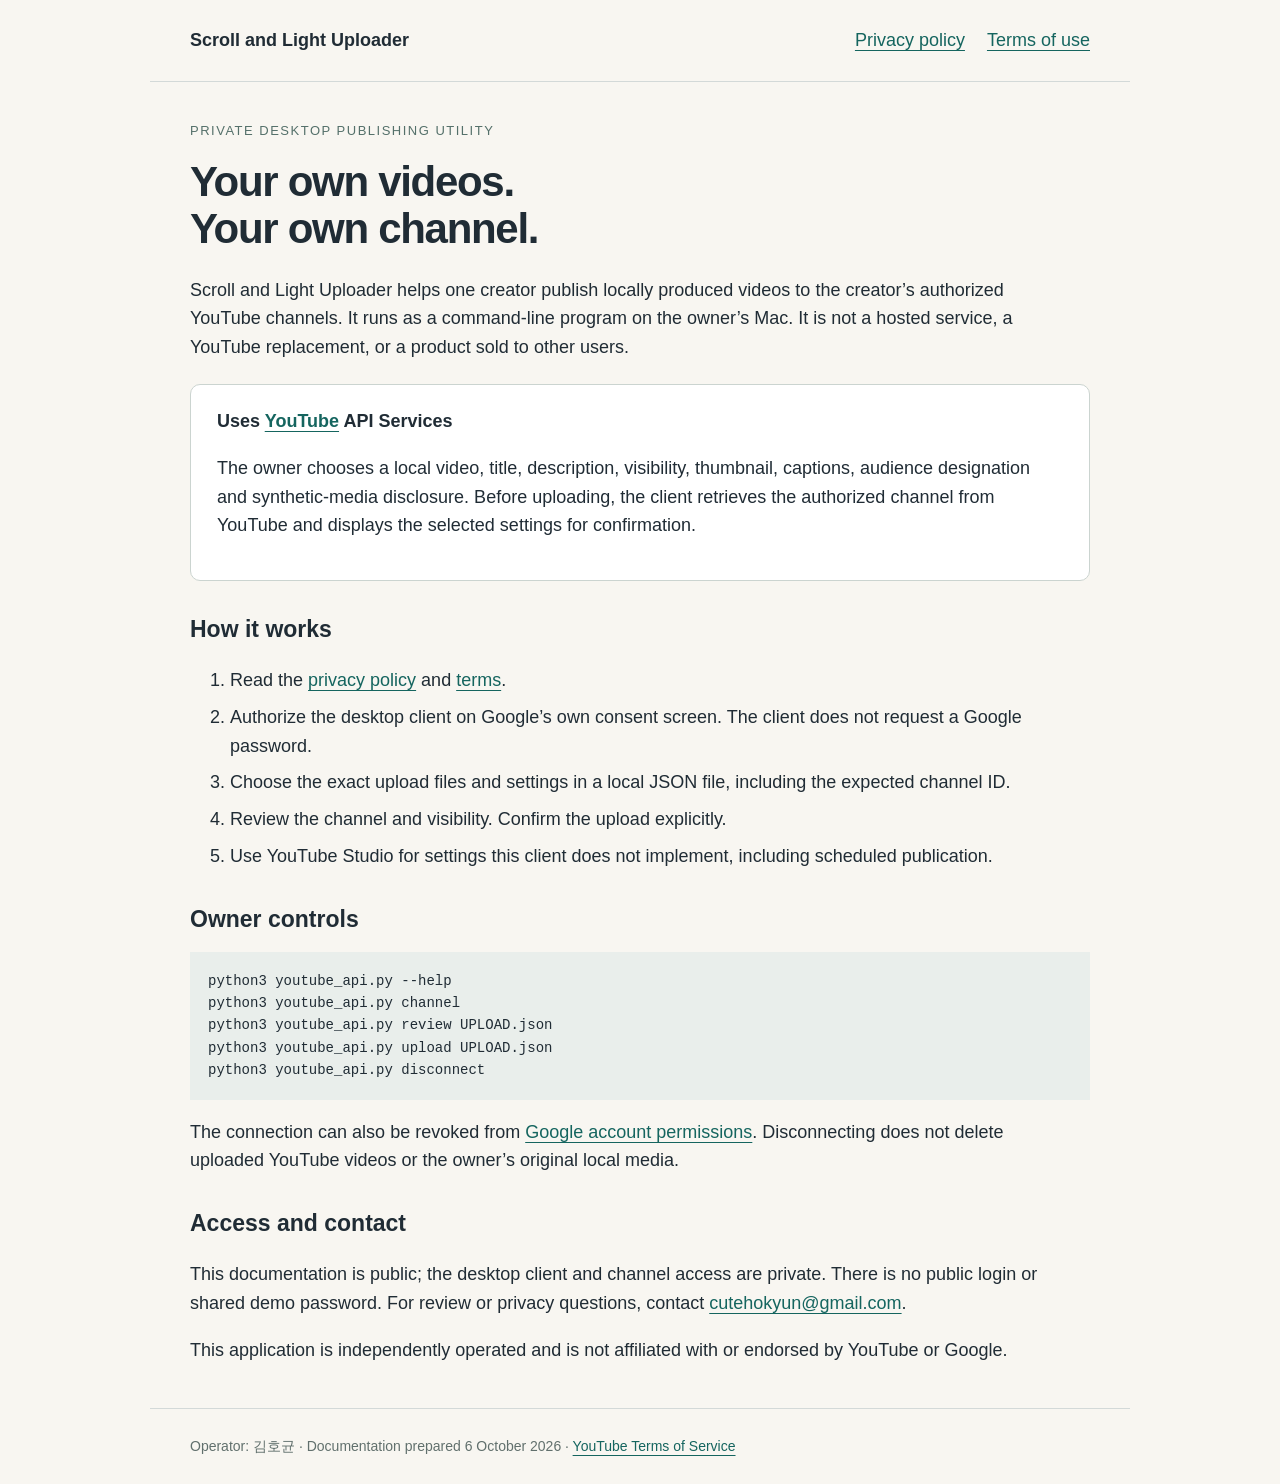
<file: index.html>
<!doctype html><html lang="en"><meta charset="utf-8"><meta name="viewport" content="width=device-width,initial-scale=1"><title>Scroll and Light Uploader</title><link rel="stylesheet" href="style.css"><header><strong>Scroll and Light Uploader</strong><nav><a href="privacy.html">Privacy policy</a><a href="terms.html">Terms of use</a></nav></header><main><p class="label">Private desktop publishing utility</p><h1>Your own videos.<br>Your own channel.</h1><p>Scroll and Light Uploader helps one creator publish locally produced videos to the creator’s authorized YouTube channels. It runs as a command-line program on the owner’s Mac. It is not a hosted service, a YouTube replacement, or a product sold to other users.</p><div class="card"><strong>Uses <a href="https://www.youtube.com/">YouTube</a> API Services</strong><p>The owner chooses a local video, title, description, visibility, thumbnail, captions, audience designation and synthetic-media disclosure. Before uploading, the client retrieves the authorized channel from YouTube and displays the selected settings for confirmation.</p></div><h2>How it works</h2><ol><li>Read the <a href="privacy.html">privacy policy</a> and <a href="terms.html">terms</a>.</li><li>Authorize the desktop client on Google’s own consent screen. The client does not request a Google password.</li><li>Choose the exact upload files and settings in a local JSON file, including the expected channel ID.</li><li>Review the channel and visibility. Confirm the upload explicitly.</li><li>Use YouTube Studio for settings this client does not implement, including scheduled publication.</li></ol><h2>Owner controls</h2><pre>python3 youtube_api.py --help
python3 youtube_api.py channel
python3 youtube_api.py review UPLOAD.json
python3 youtube_api.py upload UPLOAD.json
python3 youtube_api.py disconnect</pre><p>The connection can also be revoked from <a href="https://security.google.com/settings/security/permissions">Google account permissions</a>. Disconnecting does not delete uploaded YouTube videos or the owner’s original local media.</p><h2>Access and contact</h2><p>This documentation is public; the desktop client and channel access are private. There is no public login or shared demo password. For review or privacy questions, contact <a href="mailto:cutehokyun@gmail.com">cutehokyun@gmail.com</a>.</p><p>This application is independently operated and is not affiliated with or endorsed by YouTube or Google.</p></main><footer>Operator: 김호균 · Documentation prepared 6 October 2026 · <a href="https://www.youtube.com/t/terms">YouTube Terms of Service</a></footer></html>
</file>
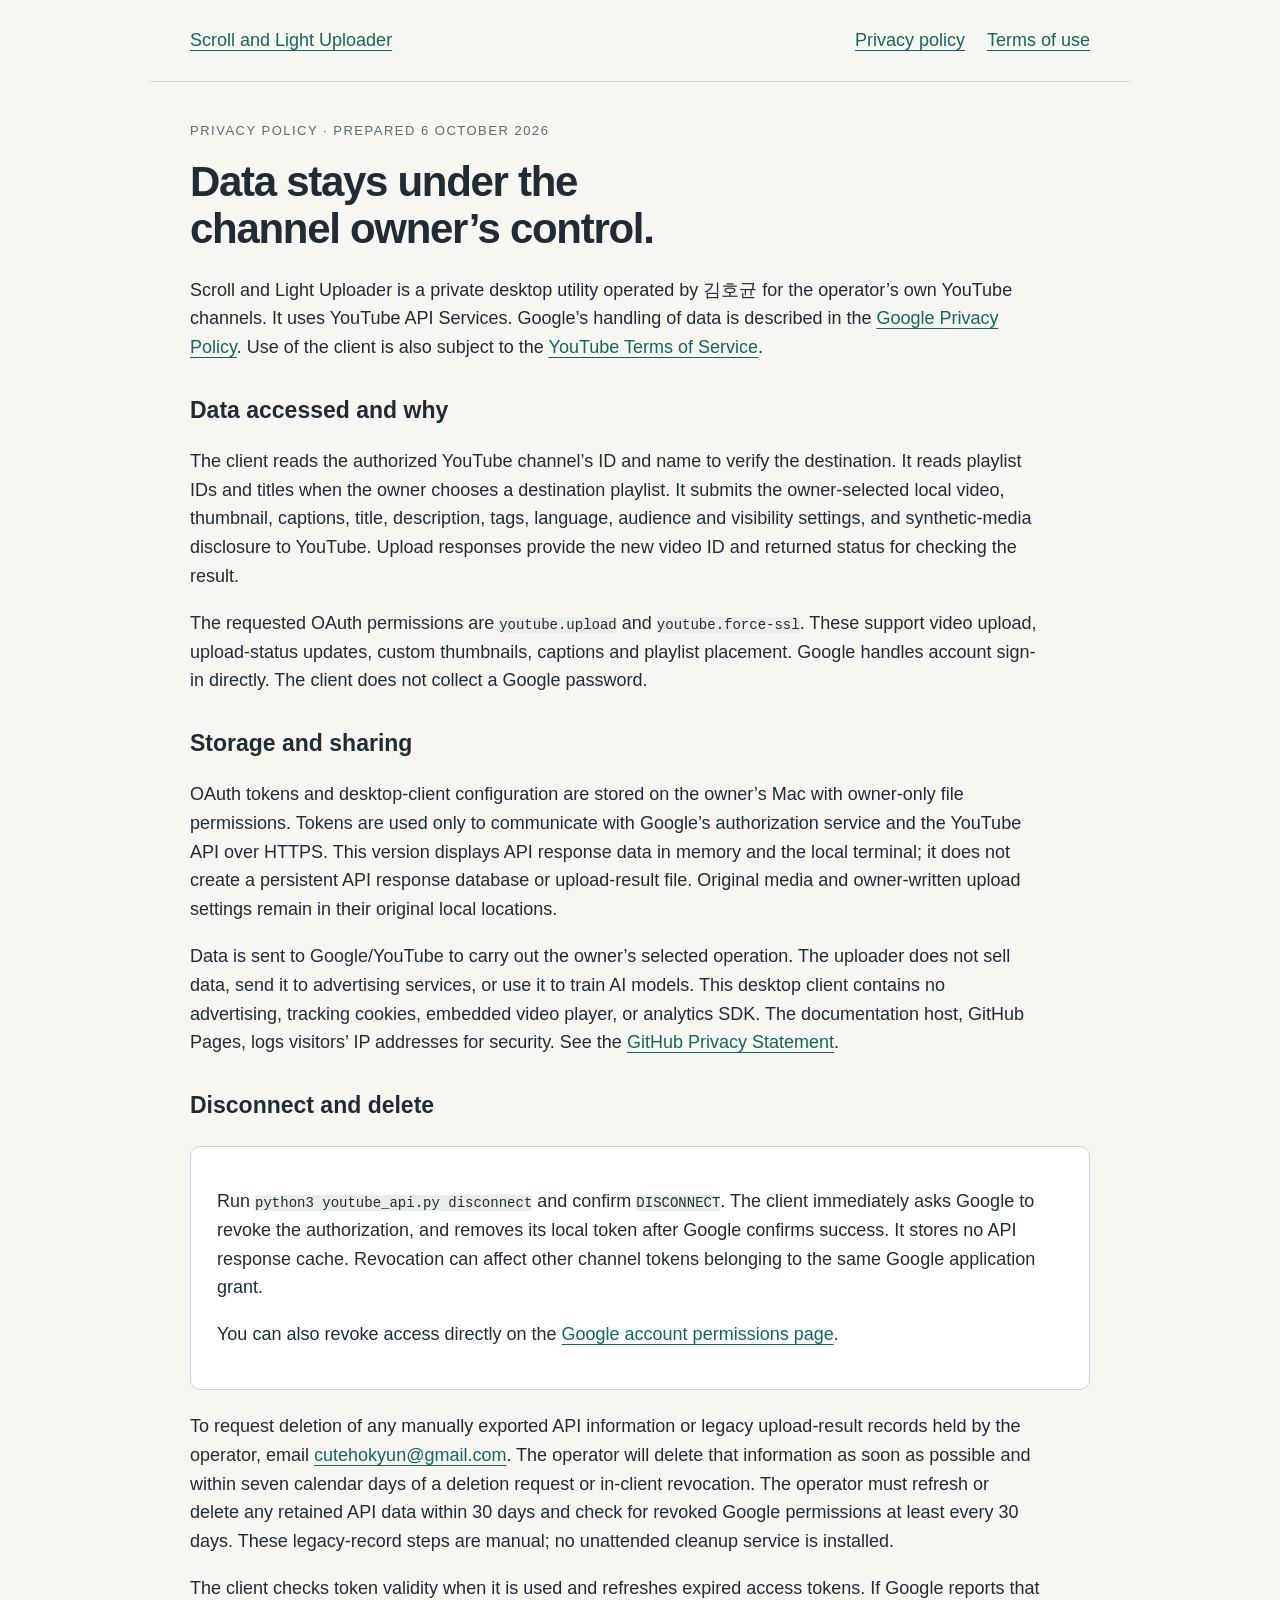
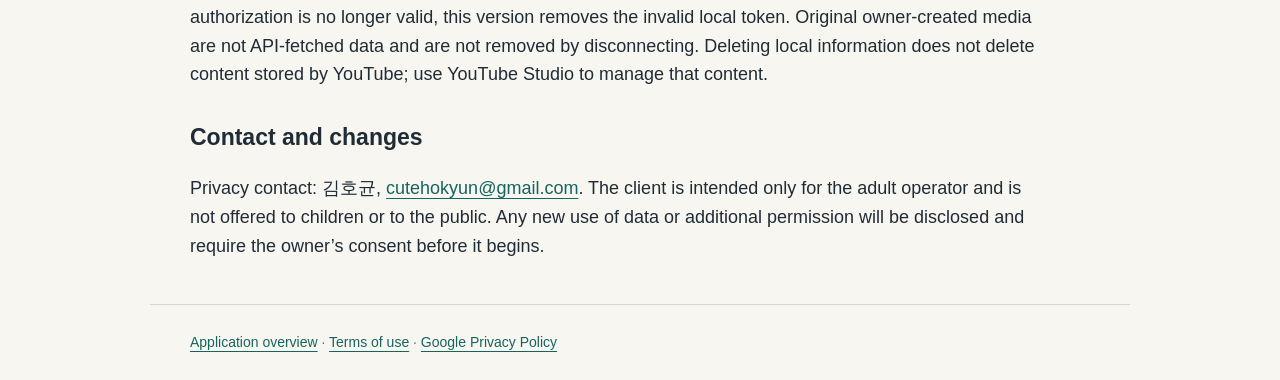
<file: privacy.html>
<!doctype html><html lang="en"><meta charset="utf-8"><meta name="viewport" content="width=device-width,initial-scale=1"><title>Privacy policy · Scroll and Light Uploader</title><link rel="stylesheet" href="style.css"><header><a href="index.html">Scroll and Light Uploader</a><nav><a href="privacy.html" aria-current="page">Privacy policy</a><a href="terms.html">Terms of use</a></nav></header><main><p class="label">Privacy policy · prepared 6 October 2026</p><h1>Data stays under the<br>channel owner’s control.</h1><p>Scroll and Light Uploader is a private desktop utility operated by 김호균 for the operator’s own YouTube channels. It uses YouTube API Services. Google’s handling of data is described in the <a href="https://policies.google.com/privacy">Google Privacy Policy</a>. Use of the client is also subject to the <a href="https://www.youtube.com/t/terms">YouTube Terms of Service</a>.</p><h2>Data accessed and why</h2><p>The client reads the authorized YouTube channel’s ID and name to verify the destination. It reads playlist IDs and titles when the owner chooses a destination playlist. It submits the owner-selected local video, thumbnail, captions, title, description, tags, language, audience and visibility settings, and synthetic-media disclosure to YouTube. Upload responses provide the new video ID and returned status for checking the result.</p><p>The requested OAuth permissions are <code>youtube.upload</code> and <code>youtube.force-ssl</code>. These support video upload, upload-status updates, custom thumbnails, captions and playlist placement. Google handles account sign-in directly. The client does not collect a Google password.</p><h2>Storage and sharing</h2><p>OAuth tokens and desktop-client configuration are stored on the owner’s Mac with owner-only file permissions. Tokens are used only to communicate with Google’s authorization service and the YouTube API over HTTPS. This version displays API response data in memory and the local terminal; it does not create a persistent API response database or upload-result file. Original media and owner-written upload settings remain in their original local locations.</p><p>Data is sent to Google/YouTube to carry out the owner’s selected operation. The uploader does not sell data, send it to advertising services, or use it to train AI models. This desktop client contains no advertising, tracking cookies, embedded video player, or analytics SDK. The documentation host, GitHub Pages, logs visitors’ IP addresses for security. See the <a href="https://docs.github.com/en/site-policy/privacy-policies/github-general-privacy-statement">GitHub Privacy Statement</a>.</p><h2>Disconnect and delete</h2><div class="card"><p>Run <code>python3 youtube_api.py disconnect</code> and confirm <code>DISCONNECT</code>. The client immediately asks Google to revoke the authorization, and removes its local token after Google confirms success. It stores no API response cache. Revocation can affect other channel tokens belonging to the same Google application grant.</p><p>You can also revoke access directly on the <a href="https://security.google.com/settings/security/permissions">Google account permissions page</a>.</p></div><p>To request deletion of any manually exported API information or legacy upload-result records held by the operator, email <a href="mailto:cutehokyun@gmail.com">cutehokyun@gmail.com</a>. The operator will delete that information as soon as possible and within seven calendar days of a deletion request or in-client revocation. The operator must refresh or delete any retained API data within 30 days and check for revoked Google permissions at least every 30 days. These legacy-record steps are manual; no unattended cleanup service is installed.</p><p>The client checks token validity when it is used and refreshes expired access tokens. If Google reports that authorization is no longer valid, this version removes the invalid local token. Original owner-created media are not API-fetched data and are not removed by disconnecting. Deleting local information does not delete content stored by YouTube; use YouTube Studio to manage that content.</p><h2>Contact and changes</h2><p>Privacy contact: 김호균, <a href="mailto:cutehokyun@gmail.com">cutehokyun@gmail.com</a>. The client is intended only for the adult operator and is not offered to children or to the public. Any new use of data or additional permission will be disclosed and require the owner’s consent before it begins.</p></main><footer><a href="index.html">Application overview</a> · <a href="terms.html">Terms of use</a> · <a href="https://policies.google.com/privacy">Google Privacy Policy</a></footer></html>
</file>
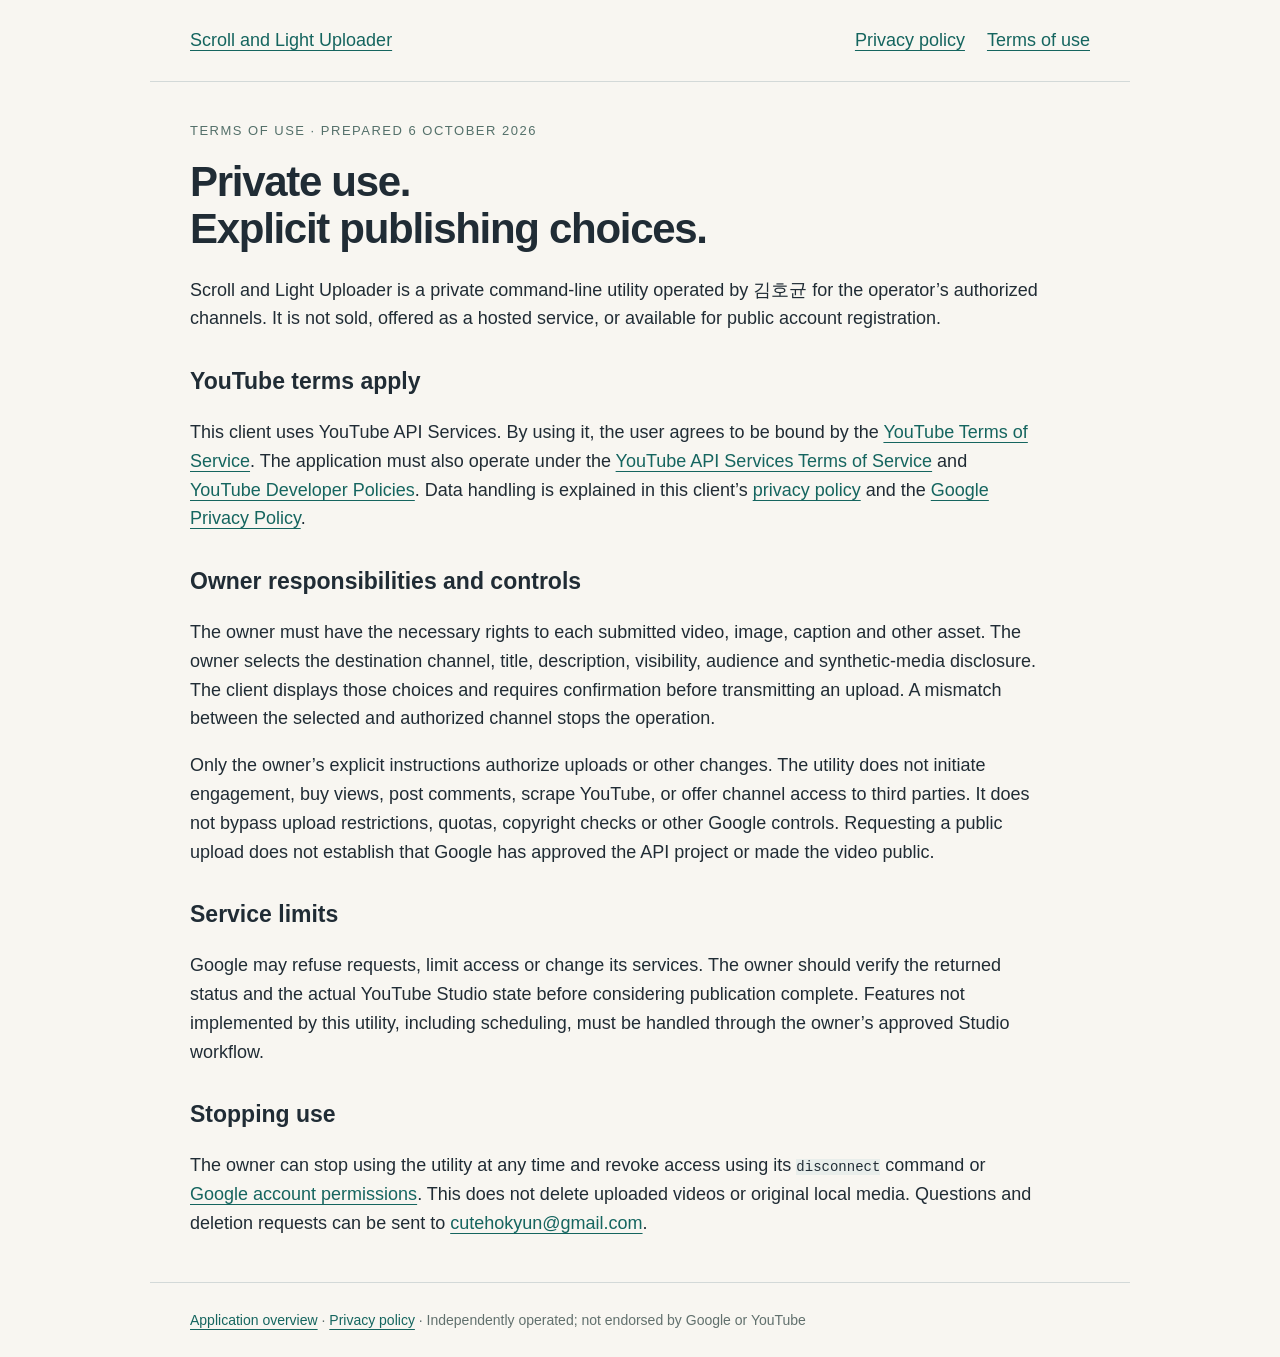
<file: terms.html>
<!doctype html><html lang="en"><meta charset="utf-8"><meta name="viewport" content="width=device-width,initial-scale=1"><title>Terms of use · Scroll and Light Uploader</title><link rel="stylesheet" href="style.css"><header><a href="index.html">Scroll and Light Uploader</a><nav><a href="privacy.html">Privacy policy</a><a href="terms.html" aria-current="page">Terms of use</a></nav></header><main><p class="label">Terms of use · prepared 6 October 2026</p><h1>Private use.<br>Explicit publishing choices.</h1><p>Scroll and Light Uploader is a private command-line utility operated by 김호균 for the operator’s authorized channels. It is not sold, offered as a hosted service, or available for public account registration.</p><h2>YouTube terms apply</h2><p>This client uses YouTube API Services. By using it, the user agrees to be bound by the <a href="https://www.youtube.com/t/terms">YouTube Terms of Service</a>. The application must also operate under the <a href="https://developers.google.com/youtube/terms/api-services-terms-of-service">YouTube API Services Terms of Service</a> and <a href="https://developers.google.com/youtube/terms/developer-policies">YouTube Developer Policies</a>. Data handling is explained in this client’s <a href="privacy.html">privacy policy</a> and the <a href="https://policies.google.com/privacy">Google Privacy Policy</a>.</p><h2>Owner responsibilities and controls</h2><p>The owner must have the necessary rights to each submitted video, image, caption and other asset. The owner selects the destination channel, title, description, visibility, audience and synthetic-media disclosure. The client displays those choices and requires confirmation before transmitting an upload. A mismatch between the selected and authorized channel stops the operation.</p><p>Only the owner’s explicit instructions authorize uploads or other changes. The utility does not initiate engagement, buy views, post comments, scrape YouTube, or offer channel access to third parties. It does not bypass upload restrictions, quotas, copyright checks or other Google controls. Requesting a public upload does not establish that Google has approved the API project or made the video public.</p><h2>Service limits</h2><p>Google may refuse requests, limit access or change its services. The owner should verify the returned status and the actual YouTube Studio state before considering publication complete. Features not implemented by this utility, including scheduling, must be handled through the owner’s approved Studio workflow.</p><h2>Stopping use</h2><p>The owner can stop using the utility at any time and revoke access using its <code>disconnect</code> command or <a href="https://security.google.com/settings/security/permissions">Google account permissions</a>. This does not delete uploaded videos or original local media. Questions and deletion requests can be sent to <a href="mailto:cutehokyun@gmail.com">cutehokyun@gmail.com</a>.</p></main><footer><a href="index.html">Application overview</a> · <a href="privacy.html">Privacy policy</a> · Independently operated; not endorsed by Google or YouTube</footer></html>
</file>
<file: style.css>
:root{color-scheme:light;font:18px/1.6 -apple-system,BlinkMacSystemFont,"Segoe UI",sans-serif;color:#202c35;background:#f8f6f1}*{box-sizing:border-box}body{margin:0}main,header,footer{max-width:980px;margin:auto;padding:26px 40px}header{display:flex;align-items:center;justify-content:space-between;gap:30px;border-bottom:1px solid #d3d9d8}nav{display:flex;gap:22px;flex-wrap:wrap}a{color:#15655f;text-underline-offset:4px}h1{font-size:42px;line-height:1.12;letter-spacing:-1.3px;margin:16px 0 24px}h2{font-size:23px;margin:30px 0 8px}p,li{max-width:850px}li{margin-bottom:8px}.label{font-size:13px;letter-spacing:1.5px;text-transform:uppercase;color:#54706a}.note{border-left:4px solid #a26a3d;padding:14px 22px;background:#f0e8dc}.card{border:1px solid #cbd4d0;background:#fff;padding:22px 26px;border-radius:10px;margin:22px 0}code,pre{font-size:14px;background:#e9eeeb}pre{padding:18px;white-space:pre-wrap;overflow-wrap:anywhere}footer{border-top:1px solid #d3d9d8;font-size:14px;color:#61706d}button{font:inherit}@media(max-width:700px){main,header,footer{padding:22px}header{display:block}nav{margin-top:12px}h1{font-size:34px}}@media print{body{background:white;font-size:11pt}header,footer{padding:12px 0}main{padding:8px 0}h1{font-size:26pt}h2{font-size:15pt}a{color:#143b35}.card{break-inside:avoid}nav{font-size:10pt}}
</file>
